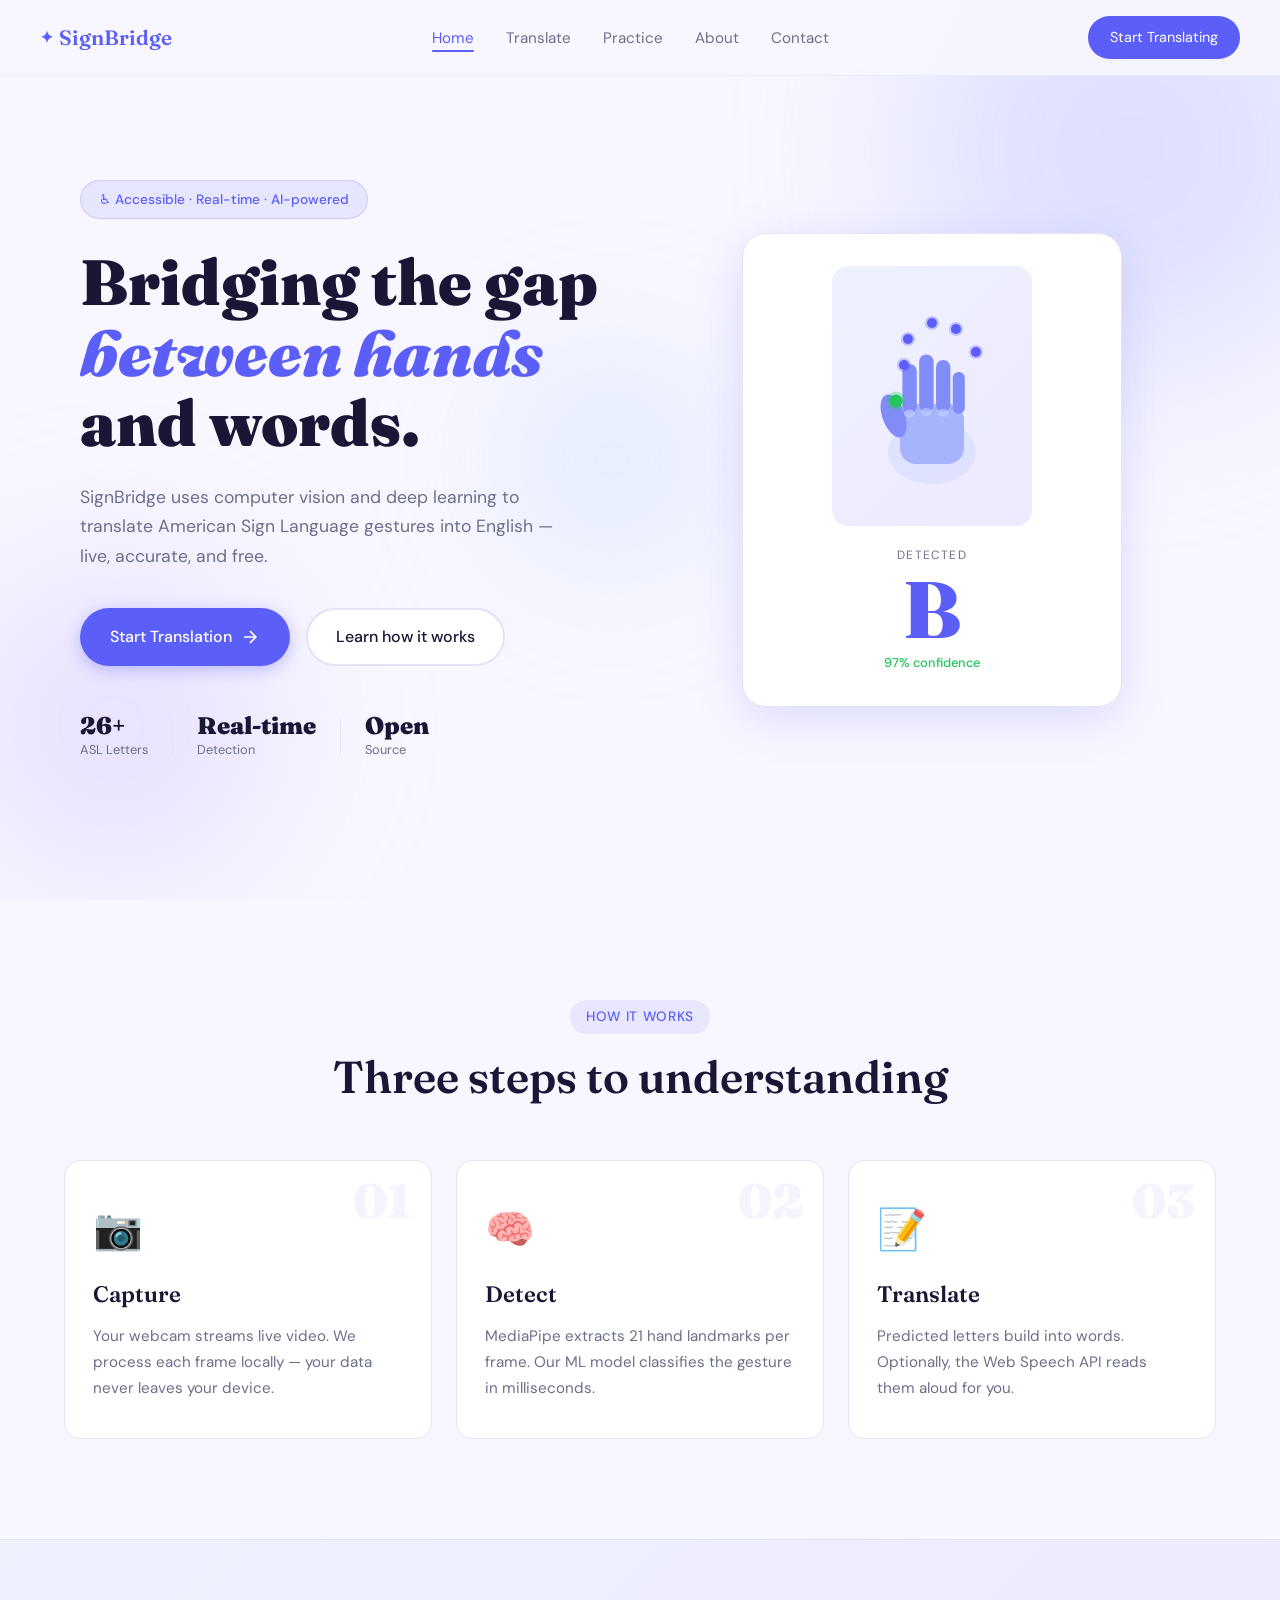
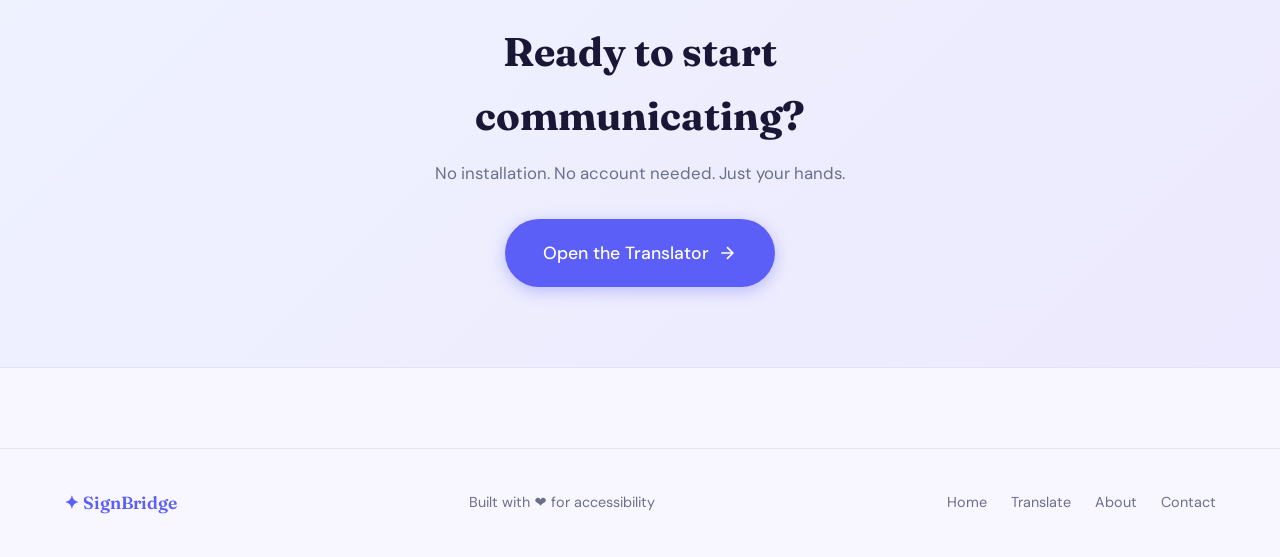
<file: frontend/index.html>
<!DOCTYPE html>
<html lang="en">
<head>
  <script>/* Prevent dark mode flash */
    (function(){var t=localStorage.getItem("sb_theme");if(!t&&window.matchMedia&&window.matchMedia("(prefers-color-scheme: dark)").matches)t="dark";if(t)document.documentElement.setAttribute("data-theme",t);})();
  </script>
  <meta charset="UTF-8" />
  <meta name="viewport" content="width=device-width, initial-scale=1.0"/>
  <title>SignBridge — Sign Language Translator</title>
  <link rel="stylesheet" href="assets/css/main.css" />
  <link rel="stylesheet" href="assets/css/home.css" />
  <link rel="preconnect" href="https://fonts.googleapis.com">
  <link href="https://fonts.googleapis.com/css2?family=Fraunces:ital,wght@0,300;0,600;0,900;1,300&family=DM+Sans:wght@300;400;500&display=swap" rel="stylesheet">
  <link rel="stylesheet" href="assets/css/darkmode.css"/>
</head>
<body>

  <!-- NAV -->
  <nav class="nav" id="nav">
    <a href="index.html" class="nav__logo">
      <span class="nav__logo-icon">✦</span> SignBridge
    </a>
    <ul class="nav__links">
      <li><a href="index.html" class="active">Home</a></li>
      <li><a href="pages/translator.html">Translate</a></li>
      <li><a href="pages/practice.html">Practice</a></li>
      <li><a href="pages/about.html">About</a></li>
      <li><a href="pages/contact.html">Contact</a></li>
    </ul>
    <button class="nav__cta" onclick="window.location='pages/translator.html'">Start Translating</button>
    <button class="nav__hamburger" id="hamburger" aria-label="Menu">
      <span></span><span></span><span></span>
    </button>
  </nav>

  <!-- HERO -->
  <section class="hero">
    <div class="hero__bg-shapes">
      <div class="shape shape--1"></div>
      <div class="shape shape--2"></div>
      <div class="shape shape--3"></div>
    </div>

    <div class="hero__content">
      <div class="hero__badge">♿ Accessible · Real-time · AI-powered</div>
      <h1 class="hero__title">
        Bridging the gap<br/>
        <em>between hands</em><br/>
        and words.
      </h1>
      <p class="hero__subtitle">
        SignBridge uses computer vision and deep learning to translate
        American Sign Language gestures into English — live, accurate, and free.
      </p>
      <div class="hero__actions">
        <a href="pages/translator.html" class="btn btn--primary">
          <span>Start Translation</span>
          <svg width="20" height="20" viewBox="0 0 24 24" fill="none" stroke="currentColor" stroke-width="2"><path d="M5 12h14M12 5l7 7-7 7"/></svg>
        </a>
        <a href="pages/about.html" class="btn btn--ghost">Learn how it works</a>
      </div>
      <div class="hero__stats">
        <div class="stat"><span class="stat__num">26+</span><span class="stat__label">ASL Letters</span></div>
        <div class="stat__divider"></div>
        <div class="stat"><span class="stat__num">Real-time</span><span class="stat__label">Detection</span></div>
        <div class="stat__divider"></div>
        <div class="stat"><span class="stat__num">Open</span><span class="stat__label">Source</span></div>
      </div>
    </div>

    <div class="hero__visual">
      <div class="hero__hand-card">
        <div class="hand-demo">
          <div class="hand-demo__frame">
            <svg class="hand-svg" viewBox="0 0 200 260" fill="none" xmlns="http://www.w3.org/2000/svg">
              <!-- Stylized hand illustration -->
              <ellipse cx="100" cy="200" rx="55" ry="40" fill="#c7d2fe" opacity="0.4"/>
              <!-- Palm -->
              <rect x="60" y="140" width="80" height="75" rx="20" fill="#a5b4fc"/>
              <!-- Thumb -->
              <ellipse cx="52" cy="155" rx="14" ry="28" rx="14" fill="#818cf8" transform="rotate(-20 52 155)"/>
              <!-- Index -->
              <rect x="63" y="90" width="18" height="62" rx="9" fill="#818cf8"/>
              <!-- Middle -->
              <rect x="84" y="78" width="18" height="72" rx="9" fill="#818cf8"/>
              <!-- Ring -->
              <rect x="105" y="85" width="18" height="65" rx="9" fill="#818cf8"/>
              <!-- Pinky -->
              <rect x="126" y="100" width="15" height="52" rx="7" fill="#818cf8"/>
              <!-- Knuckle highlights -->
              <ellipse cx="72" cy="152" rx="7" ry="5" fill="#c7d2fe" opacity="0.6"/>
              <ellipse cx="93" cy="150" rx="7" ry="5" fill="#c7d2fe" opacity="0.6"/>
              <ellipse cx="114" cy="151" rx="7" ry="5" fill="#c7d2fe" opacity="0.6"/>
            </svg>
            <div class="hand-demo__landmarks">
              <div class="lm" style="top:38%;left:36%"></div>
              <div class="lm" style="top:28%;left:38%"></div>
              <div class="lm" style="top:22%;left:50%"></div>
              <div class="lm" style="top:24%;left:62%"></div>
              <div class="lm" style="top:33%;left:72%"></div>
              <div class="lm lm--active" style="top:52%;left:32%"></div>
            </div>
          </div>
          <div class="hand-demo__output">
            <span class="output__label">Detected</span>
            <span class="output__letter" id="demoLetter">A</span>
            <span class="output__conf">96% confidence</span>
          </div>
        </div>
      </div>
    </div>
  </section>

  <!-- FEATURES -->
  <section class="features">
    <div class="container">
      <div class="section-header">
        <span class="section-tag">How it works</span>
        <h2>Three steps to understanding</h2>
      </div>
      <div class="features__grid">
        <div class="feature-card" data-step="01">
          <div class="feature-card__icon">📷</div>
          <h3>Capture</h3>
          <p>Your webcam streams live video. We process each frame locally — your data never leaves your device.</p>
        </div>
        <div class="feature-card" data-step="02">
          <div class="feature-card__icon">🧠</div>
          <h3>Detect</h3>
          <p>MediaPipe extracts 21 hand landmarks per frame. Our ML model classifies the gesture in milliseconds.</p>
        </div>
        <div class="feature-card" data-step="03">
          <div class="feature-card__icon">📝</div>
          <h3>Translate</h3>
          <p>Predicted letters build into words. Optionally, the Web Speech API reads them aloud for you.</p>
        </div>
      </div>
    </div>
  </section>

  <!-- CTA BANNER -->
  <section class="cta-banner">
    <div class="container">
      <div class="cta-banner__inner">
        <h2>Ready to start communicating?</h2>
        <p>No installation. No account needed. Just your hands.</p>
        <a href="pages/translator.html" class="btn btn--primary btn--large">
          Open the Translator
          <svg width="20" height="20" viewBox="0 0 24 24" fill="none" stroke="currentColor" stroke-width="2"><path d="M5 12h14M12 5l7 7-7 7"/></svg>
        </a>
      </div>
    </div>
  </section>

  <!-- FOOTER -->
  <footer class="footer">
    <div class="container">
      <div class="footer__inner">
        <span class="footer__logo">✦ SignBridge</span>
        <p>Built with ❤️ for accessibility</p>
        <nav class="footer__nav">
          <a href="index.html">Home</a>
          <a href="pages/translator.html">Translate</a>
          <a href="pages/about.html">About</a>
          <a href="pages/contact.html">Contact</a>
        </nav>
      </div>
    </div>
  </footer>

  <script src="assets/js/nav.js"></script>
  <script src="assets/js/home.js"></script>
</body>
</html>
</file>
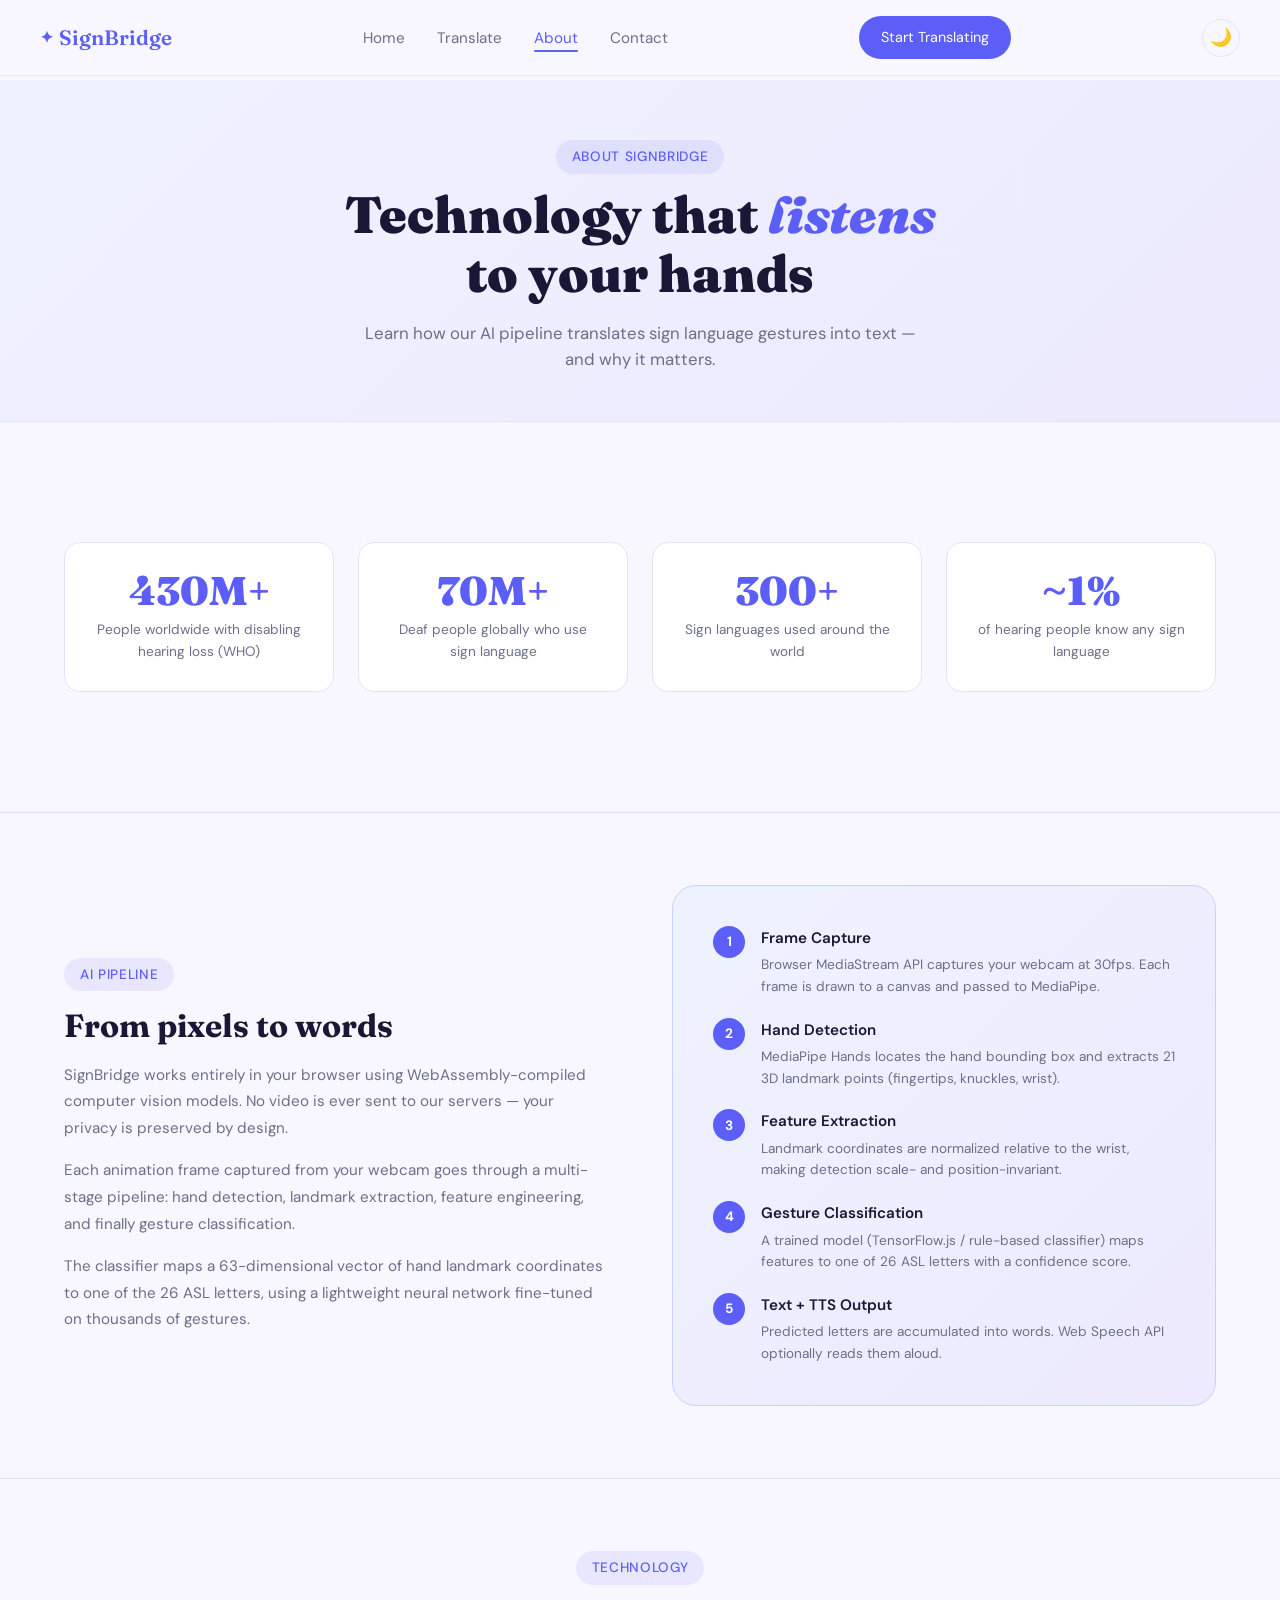
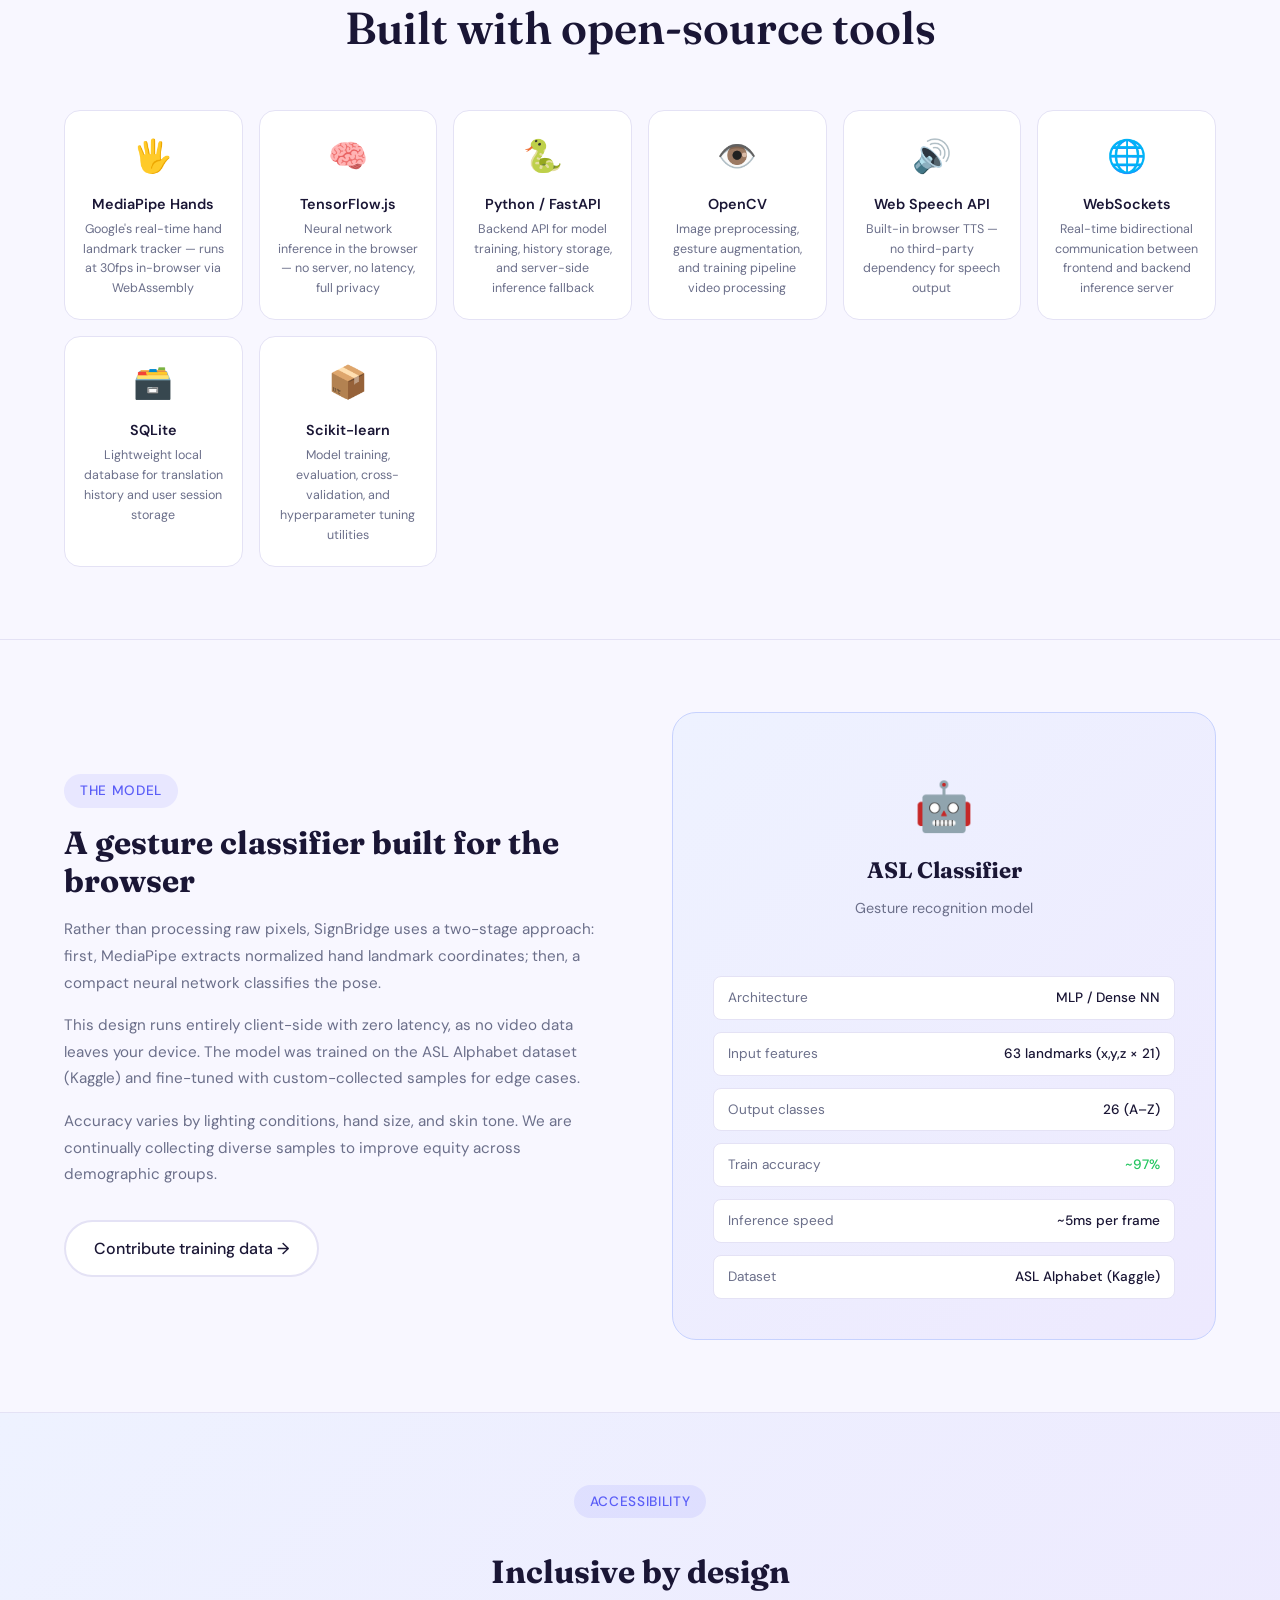
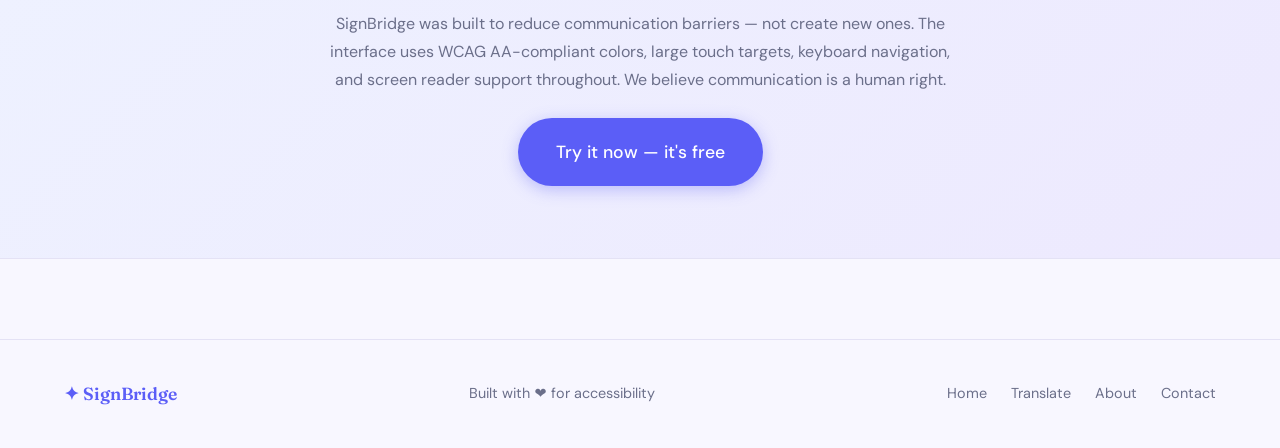
<file: frontend/pages/about.html>
<!DOCTYPE html>
<html lang="en">
<head>
  <script>/* Prevent dark mode flash */
    (function(){var t=localStorage.getItem("sb_theme");if(!t&&window.matchMedia&&window.matchMedia("(prefers-color-scheme: dark)").matches)t="dark";if(t)document.documentElement.setAttribute("data-theme",t);})();
  </script>
  <meta charset="UTF-8"/>
  <meta name="viewport" content="width=device-width, initial-scale=1.0"/>
  <title>About — SignBridge</title>
  <link rel="stylesheet" href="../assets/css/main.css"/>
  <link rel="stylesheet" href="../assets/css/pages.css"/>
  <link rel="preconnect" href="https://fonts.googleapis.com">
  <link href="https://fonts.googleapis.com/css2?family=Fraunces:ital,wght@0,300;0,600;0,900;1,300&family=DM+Sans:wght@300;400;500&display=swap" rel="stylesheet">
  <link rel="stylesheet" href="../assets/css/darkmode.css"/>
</head>
<body class="inner-page">

  <nav class="nav" id="nav">
    <a href="../index.html" class="nav__logo"><span class="nav__logo-icon">✦</span> SignBridge</a>
    <ul class="nav__links">
      <li><a href="../index.html">Home</a></li>
      <li><a href="translator.html">Translate</a></li>
      <li><a href="about.html" class="active">About</a></li>
      <li><a href="contact.html">Contact</a></li>
    </ul>
    <button class="nav__cta" onclick="window.location='translator.html'">Start Translating</button>
    <button class="nav__hamburger" id="hamburger" aria-label="Menu">
      <span></span><span></span><span></span>
    </button>
  </nav>

  <!-- HERO -->
  <div class="inner-hero">
    <div class="container">
      <span class="section-tag">About SignBridge</span>
      <h1>Technology that <em>listens</em><br/>to your hands</h1>
      <p>Learn how our AI pipeline translates sign language gestures into text — and why it matters.</p>
    </div>
  </div>

  <!-- WHY IT MATTERS -->
  <section class="content-section">
    <div class="container">
      <div class="stats-row">
        <div class="stat-card">
          <div class="stat-card__num">430M+</div>
          <p>People worldwide with disabling hearing loss (WHO)</p>
        </div>
        <div class="stat-card">
          <div class="stat-card__num">70M+</div>
          <p>Deaf people globally who use sign language</p>
        </div>
        <div class="stat-card">
          <div class="stat-card__num">300+</div>
          <p>Sign languages used around the world</p>
        </div>
        <div class="stat-card">
          <div class="stat-card__num">~1%</div>
          <p>of hearing people know any sign language</p>
        </div>
      </div>
    </div>
  </section>

  <!-- HOW IT WORKS -->
  <section class="content-section">
    <div class="container">
      <div class="two-col">
        <div class="prose">
          <span class="section-tag">AI Pipeline</span>
          <h2>From pixels to words</h2>
          <p>SignBridge works entirely in your browser using WebAssembly-compiled computer vision models. No video is ever sent to our servers — your privacy is preserved by design.</p>
          <p>Each animation frame captured from your webcam goes through a multi-stage pipeline: hand detection, landmark extraction, feature engineering, and finally gesture classification.</p>
          <p>The classifier maps a 63-dimensional vector of hand landmark coordinates to one of the 26 ASL letters, using a lightweight neural network fine-tuned on thousands of gestures.</p>
        </div>
        <div class="visual-box">
          <div class="visual-box__step">
            <div class="step-num">1</div>
            <div>
              <h4>Frame Capture</h4>
              <p>Browser MediaStream API captures your webcam at 30fps. Each frame is drawn to a canvas and passed to MediaPipe.</p>
            </div>
          </div>
          <div class="visual-box__step">
            <div class="step-num">2</div>
            <div>
              <h4>Hand Detection</h4>
              <p>MediaPipe Hands locates the hand bounding box and extracts 21 3D landmark points (fingertips, knuckles, wrist).</p>
            </div>
          </div>
          <div class="visual-box__step">
            <div class="step-num">3</div>
            <div>
              <h4>Feature Extraction</h4>
              <p>Landmark coordinates are normalized relative to the wrist, making detection scale- and position-invariant.</p>
            </div>
          </div>
          <div class="visual-box__step">
            <div class="step-num">4</div>
            <div>
              <h4>Gesture Classification</h4>
              <p>A trained model (TensorFlow.js / rule-based classifier) maps features to one of 26 ASL letters with a confidence score.</p>
            </div>
          </div>
          <div class="visual-box__step">
            <div class="step-num">5</div>
            <div>
              <h4>Text + TTS Output</h4>
              <p>Predicted letters are accumulated into words. Web Speech API optionally reads them aloud.</p>
            </div>
          </div>
        </div>
      </div>
    </div>
  </section>

  <!-- TECH STACK -->
  <section class="content-section">
    <div class="container">
      <div class="section-header">
        <span class="section-tag">Technology</span>
        <h2>Built with open-source tools</h2>
      </div>
      <div class="tech-grid">
        <div class="tech-card">
          <div class="tech-card__icon">🖐️</div>
          <h4>MediaPipe Hands</h4>
          <p>Google's real-time hand landmark tracker — runs at 30fps in-browser via WebAssembly</p>
        </div>
        <div class="tech-card">
          <div class="tech-card__icon">🧠</div>
          <h4>TensorFlow.js</h4>
          <p>Neural network inference in the browser — no server, no latency, full privacy</p>
        </div>
        <div class="tech-card">
          <div class="tech-card__icon">🐍</div>
          <h4>Python / FastAPI</h4>
          <p>Backend API for model training, history storage, and server-side inference fallback</p>
        </div>
        <div class="tech-card">
          <div class="tech-card__icon">👁️</div>
          <h4>OpenCV</h4>
          <p>Image preprocessing, gesture augmentation, and training pipeline video processing</p>
        </div>
        <div class="tech-card">
          <div class="tech-card__icon">🔊</div>
          <h4>Web Speech API</h4>
          <p>Built-in browser TTS — no third-party dependency for speech output</p>
        </div>
        <div class="tech-card">
          <div class="tech-card__icon">🌐</div>
          <h4>WebSockets</h4>
          <p>Real-time bidirectional communication between frontend and backend inference server</p>
        </div>
        <div class="tech-card">
          <div class="tech-card__icon">🗃️</div>
          <h4>SQLite</h4>
          <p>Lightweight local database for translation history and user session storage</p>
        </div>
        <div class="tech-card">
          <div class="tech-card__icon">📦</div>
          <h4>Scikit-learn</h4>
          <p>Model training, evaluation, cross-validation, and hyperparameter tuning utilities</p>
        </div>
      </div>
    </div>
  </section>

  <!-- MODEL INFO -->
  <section class="content-section">
    <div class="container">
      <div class="two-col two-col--reverse">
        <div class="visual-box">
          <div style="text-align:center;padding:16px 0;">
            <div style="font-size:3rem;margin-bottom:8px;">🤖</div>
            <h3 style="font-family:var(--font-display);font-size:1.4rem;font-weight:700;margin-bottom:8px;">ASL Classifier</h3>
            <p style="color:var(--col-muted);font-size:.9rem;margin-bottom:20px;">Gesture recognition model</p>
          </div>
          <div style="display:grid;gap:12px;">
            <div style="display:flex;justify-content:space-between;padding:10px 14px;background:var(--col-surface);border-radius:var(--radius-sm);border:1px solid var(--col-border);">
              <span style="color:var(--col-muted);font-size:.85rem;">Architecture</span>
              <span style="font-weight:500;font-size:.85rem;">MLP / Dense NN</span>
            </div>
            <div style="display:flex;justify-content:space-between;padding:10px 14px;background:var(--col-surface);border-radius:var(--radius-sm);border:1px solid var(--col-border);">
              <span style="color:var(--col-muted);font-size:.85rem;">Input features</span>
              <span style="font-weight:500;font-size:.85rem;">63 landmarks (x,y,z × 21)</span>
            </div>
            <div style="display:flex;justify-content:space-between;padding:10px 14px;background:var(--col-surface);border-radius:var(--radius-sm);border:1px solid var(--col-border);">
              <span style="color:var(--col-muted);font-size:.85rem;">Output classes</span>
              <span style="font-weight:500;font-size:.85rem;">26 (A–Z)</span>
            </div>
            <div style="display:flex;justify-content:space-between;padding:10px 14px;background:var(--col-surface);border-radius:var(--radius-sm);border:1px solid var(--col-border);">
              <span style="color:var(--col-muted);font-size:.85rem;">Train accuracy</span>
              <span style="font-weight:500;font-size:.85rem;color:var(--col-success);">~97%</span>
            </div>
            <div style="display:flex;justify-content:space-between;padding:10px 14px;background:var(--col-surface);border-radius:var(--radius-sm);border:1px solid var(--col-border);">
              <span style="color:var(--col-muted);font-size:.85rem;">Inference speed</span>
              <span style="font-weight:500;font-size:.85rem;">~5ms per frame</span>
            </div>
            <div style="display:flex;justify-content:space-between;padding:10px 14px;background:var(--col-surface);border-radius:var(--radius-sm);border:1px solid var(--col-border);">
              <span style="color:var(--col-muted);font-size:.85rem;">Dataset</span>
              <span style="font-weight:500;font-size:.85rem;">ASL Alphabet (Kaggle)</span>
            </div>
          </div>
        </div>
        <div class="prose">
          <span class="section-tag">The Model</span>
          <h2>A gesture classifier built for the browser</h2>
          <p>Rather than processing raw pixels, SignBridge uses a two-stage approach: first, MediaPipe extracts normalized hand landmark coordinates; then, a compact neural network classifies the pose.</p>
          <p>This design runs entirely client-side with zero latency, as no video data leaves your device. The model was trained on the ASL Alphabet dataset (Kaggle) and fine-tuned with custom-collected samples for edge cases.</p>
          <p>Accuracy varies by lighting conditions, hand size, and skin tone. We are continually collecting diverse samples to improve equity across demographic groups.</p>
          <a href="contact.html" class="btn btn--ghost" style="margin-top:16px;">Contribute training data →</a>
        </div>
      </div>
    </div>
  </section>

  <!-- ACCESSIBILITY -->
  <section class="content-section" style="background:linear-gradient(135deg,#eef2ff,#ede9fe);border-top:1px solid var(--col-border);border-bottom:1px solid var(--col-border);">
    <div class="container" style="text-align:center;max-width:680px;">
      <span class="section-tag">Accessibility</span>
      <h2 style="font-family:var(--font-display);font-size:2rem;font-weight:700;margin:12px 0;">Inclusive by design</h2>
      <p style="color:var(--col-muted);line-height:1.75;margin-bottom:24px;">
        SignBridge was built to reduce communication barriers — not create new ones.
        The interface uses WCAG AA-compliant colors, large touch targets, keyboard navigation,
        and screen reader support throughout. We believe communication is a human right.
      </p>
      <a href="translator.html" class="btn btn--primary btn--large">Try it now — it's free</a>
    </div>
  </section>

  <footer class="footer">
    <div class="container">
      <div class="footer__inner">
        <span class="footer__logo">✦ SignBridge</span>
        <p>Built with ❤️ for accessibility</p>
        <nav class="footer__nav">
          <a href="../index.html">Home</a>
          <a href="translator.html">Translate</a>
          <a href="about.html">About</a>
          <a href="contact.html">Contact</a>
        </nav>
      </div>
    </div>
  </footer>

  <script src="../assets/js/nav.js"></script>
  <script src="../assets/js/darkmode.js"></script>
</body>
</html>
</file>
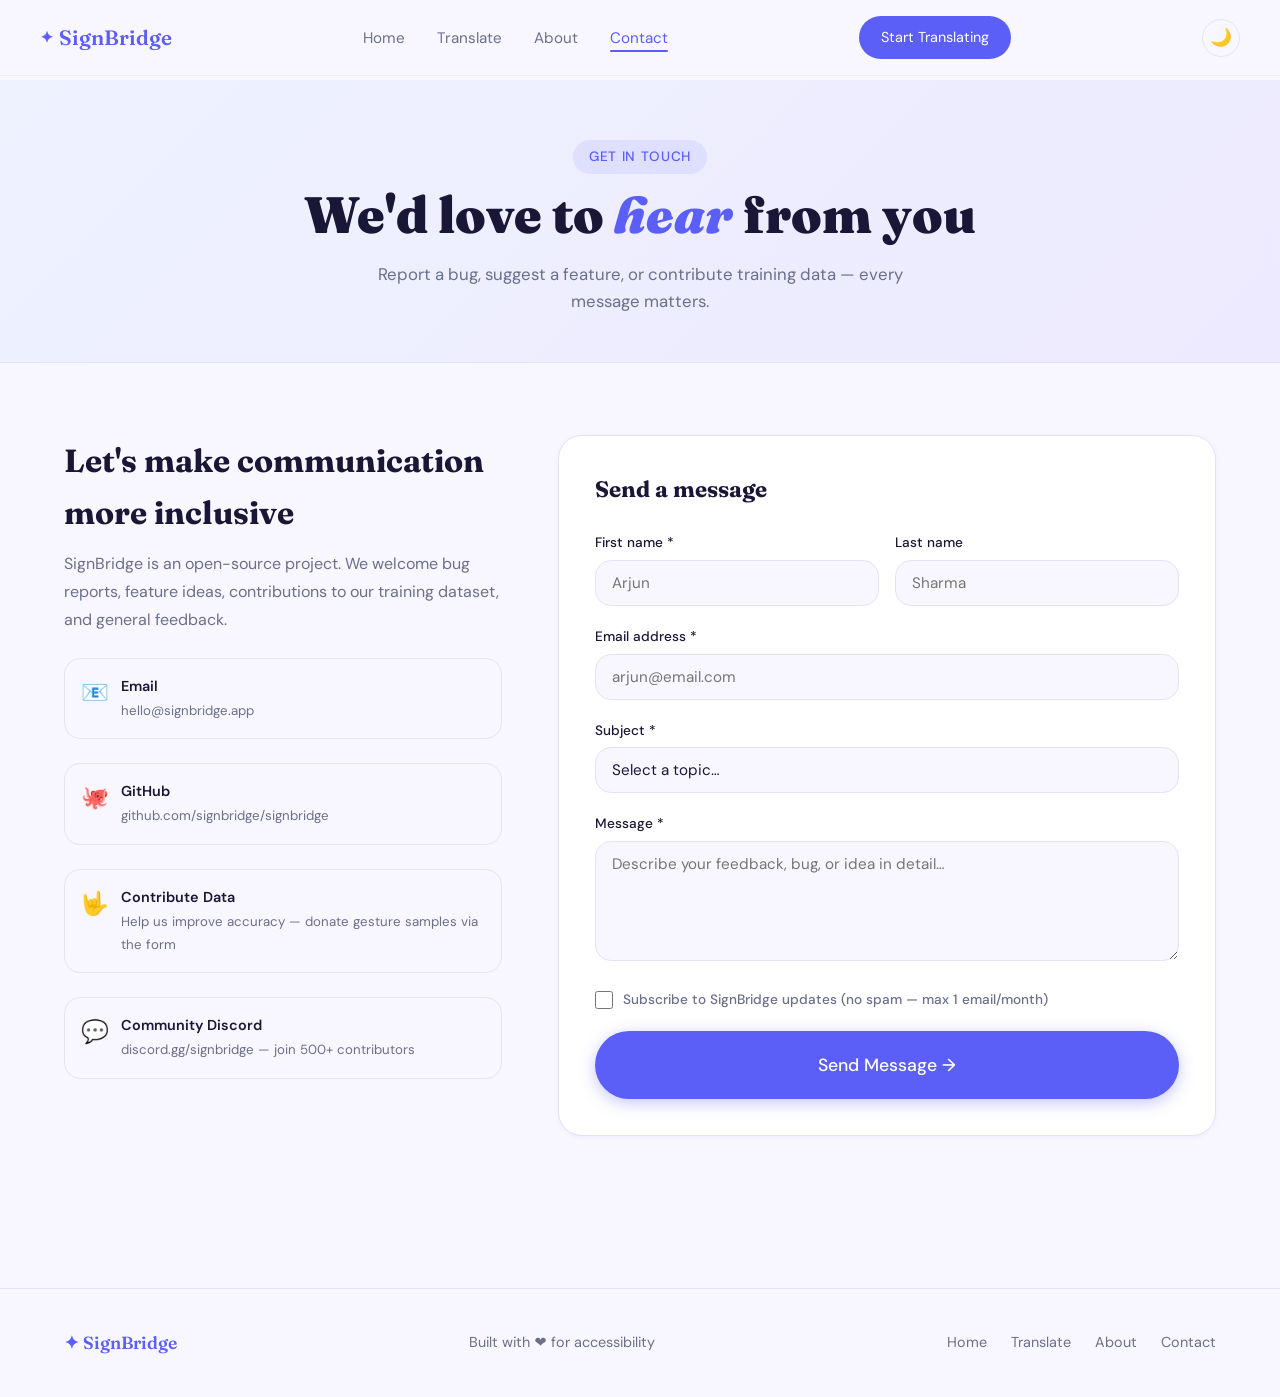
<file: frontend/pages/contact.html>
<!DOCTYPE html>
<html lang="en">
<head>
  <script>/* Prevent dark mode flash */
    (function(){var t=localStorage.getItem("sb_theme");if(!t&&window.matchMedia&&window.matchMedia("(prefers-color-scheme: dark)").matches)t="dark";if(t)document.documentElement.setAttribute("data-theme",t);})();
  </script>
  <meta charset="UTF-8"/>
  <meta name="viewport" content="width=device-width, initial-scale=1.0"/>
  <title>Contact — SignBridge</title>
  <link rel="stylesheet" href="../assets/css/main.css"/>
  <link rel="stylesheet" href="../assets/css/pages.css"/>
  <link rel="preconnect" href="https://fonts.googleapis.com">
  <link href="https://fonts.googleapis.com/css2?family=Fraunces:ital,wght@0,300;0,600;0,900;1,300&family=DM+Sans:wght@300;400;500&display=swap" rel="stylesheet">
  <link rel="stylesheet" href="../assets/css/darkmode.css"/>
</head>
<body class="inner-page">

  <nav class="nav" id="nav">
    <a href="../index.html" class="nav__logo"><span class="nav__logo-icon">✦</span> SignBridge</a>
    <ul class="nav__links">
      <li><a href="../index.html">Home</a></li>
      <li><a href="translator.html">Translate</a></li>
      <li><a href="about.html">About</a></li>
      <li><a href="contact.html" class="active">Contact</a></li>
    </ul>
    <button class="nav__cta" onclick="window.location='translator.html'">Start Translating</button>
    <button class="nav__hamburger" id="hamburger" aria-label="Menu">
      <span></span><span></span><span></span>
    </button>
  </nav>

  <div class="inner-hero">
    <div class="container">
      <span class="section-tag">Get in Touch</span>
      <h1>We'd love to <em>hear</em> from you</h1>
      <p>Report a bug, suggest a feature, or contribute training data — every message matters.</p>
    </div>
  </div>

  <section class="content-section">
    <div class="container">
      <div class="contact-layout">

        <div class="contact-info">
          <div>
            <h2>Let's make communication more inclusive</h2>
            <p style="color:var(--col-muted);line-height:1.75;margin-top:12px;">
              SignBridge is an open-source project. We welcome bug reports, feature ideas,
              contributions to our training dataset, and general feedback.
            </p>
          </div>
          <div class="contact-detail">
            <div class="contact-detail__icon">📧</div>
            <div>
              <h4>Email</h4>
              <p>hello@signbridge.app</p>
            </div>
          </div>
          <div class="contact-detail">
            <div class="contact-detail__icon">🐙</div>
            <div>
              <h4>GitHub</h4>
              <p>github.com/signbridge/signbridge</p>
            </div>
          </div>
          <div class="contact-detail">
            <div class="contact-detail__icon">🤟</div>
            <div>
              <h4>Contribute Data</h4>
              <p>Help us improve accuracy — donate gesture samples via the form</p>
            </div>
          </div>
          <div class="contact-detail">
            <div class="contact-detail__icon">💬</div>
            <div>
              <h4>Community Discord</h4>
              <p>discord.gg/signbridge — join 500+ contributors</p>
            </div>
          </div>
        </div>

        <div class="form-card">
          <h3 style="font-family:var(--font-display);font-size:1.4rem;font-weight:700;margin-bottom:24px;">Send a message</h3>

          <div id="formSuccess" class="form-success">
            <h3>✅ Message sent!</h3>
            <p>Thanks for reaching out. We'll get back to you within 48 hours.</p>
          </div>

          <div id="feedbackForm">
            <div class="form-row">
              <div class="form-group">
                <label for="fname">First name *</label>
                <input type="text" id="fname" name="fname" placeholder="Arjun" required/>
              </div>
              <div class="form-group">
                <label for="lname">Last name</label>
                <input type="text" id="lname" name="lname" placeholder="Sharma"/>
              </div>
            </div>
            <div class="form-group">
              <label for="email">Email address *</label>
              <input type="email" id="email" name="email" placeholder="arjun@email.com" required/>
            </div>
            <div class="form-group">
              <label for="subject">Subject *</label>
              <select id="subject" name="subject" required>
                <option value="" disabled selected>Select a topic…</option>
                <option value="bug">🐛 Bug report</option>
                <option value="feature">💡 Feature request</option>
                <option value="data">🤟 Contribute training data</option>
                <option value="accuracy">📊 Accuracy issue</option>
                <option value="accessibility">♿ Accessibility feedback</option>
                <option value="other">💬 General feedback</option>
              </select>
            </div>
            <div class="form-group">
              <label for="message">Message *</label>
              <textarea id="message" name="message" placeholder="Describe your feedback, bug, or idea in detail…" required></textarea>
            </div>
            <div class="form-group" style="display:flex;align-items:center;gap:10px;">
              <input type="checkbox" id="subscribe" name="subscribe"
                style="width:18px;height:18px;accent-color:var(--col-primary);flex-shrink:0;">
              <label for="subscribe" style="margin-bottom:0;font-size:.85rem;color:var(--col-muted);cursor:pointer;">
                Subscribe to SignBridge updates (no spam — max 1 email/month)
              </label>
            </div>
            <div class="form-submit">
              <button class="btn btn--primary btn--large" id="btnSubmit" type="button">
                Send Message →
              </button>
            </div>
          </div>
        </div>

      </div>
    </div>
  </section>

  <footer class="footer">
    <div class="container">
      <div class="footer__inner">
        <span class="footer__logo">✦ SignBridge</span>
        <p>Built with ❤️ for accessibility</p>
        <nav class="footer__nav">
          <a href="../index.html">Home</a>
          <a href="translator.html">Translate</a>
          <a href="about.html">About</a>
          <a href="contact.html">Contact</a>
        </nav>
      </div>
    </div>
  </footer>

  <script src="../assets/js/nav.js"></script>
  <script src="../assets/js/darkmode.js"></script>
  <script>
    document.getElementById('btnSubmit').addEventListener('click', function() {
      const fname = document.getElementById('fname').value.trim();
      const email = document.getElementById('email').value.trim();
      const subject = document.getElementById('subject').value;
      const message = document.getElementById('message').value.trim();
      if (!fname || !email || !subject || !message) {
        alert('Please fill in all required fields.');
        return;
      }
      // Simulate submission
      document.getElementById('feedbackForm').style.display = 'none';
      document.getElementById('formSuccess').classList.add('visible');
    });
  </script>
</body>
</html>
</file>
<file: frontend/assets/css/main.css>
/* ==============================
   SIGNBRIDGE — DESIGN SYSTEM
   main.css
============================== */

:root {
  --col-bg:        #f8f7ff;
  --col-surface:   #ffffff;
  --col-primary:   #5b5ef7;
  --col-primary-d: #4040d9;
  --col-accent:    #a78bfa;
  --col-ink:       #1a1635;
  --col-muted:     #6b6f8a;
  --col-border:    #e4e2f5;
  --col-success:   #22c55e;
  --col-warn:      #f59e0b;

  --font-display: 'Fraunces', Georgia, serif;
  --font-body:    'DM Sans', system-ui, sans-serif;

  --radius-sm:  8px;
  --radius-md:  16px;
  --radius-lg:  24px;
  --radius-xl:  40px;

  --shadow-sm:  0 1px 4px rgba(91,94,247,.08);
  --shadow-md:  0 4px 20px rgba(91,94,247,.12);
  --shadow-lg:  0 12px 48px rgba(91,94,247,.18);

  --transition: 0.25s cubic-bezier(0.4,0,0.2,1);
}

/* RESET */
*, *::before, *::after { box-sizing: border-box; margin: 0; padding: 0; }
html { scroll-behavior: smooth; font-size: 16px; }
body {
  font-family: var(--font-body);
  background: var(--col-bg);
  color: var(--col-ink);
  line-height: 1.6;
  overflow-x: hidden;
}
img, svg { display: block; max-width: 100%; }
a { color: inherit; text-decoration: none; }
button { cursor: pointer; border: none; background: none; font: inherit; }

/* CONTAINER */
.container { max-width: 1200px; margin: 0 auto; padding: 0 24px; }

/* BUTTONS */
.btn {
  display: inline-flex; align-items: center; gap: 8px;
  padding: 14px 28px; border-radius: var(--radius-xl);
  font-family: var(--font-body); font-weight: 500; font-size: 1rem;
  transition: all var(--transition); cursor: pointer; border: 2px solid transparent;
  white-space: nowrap;
}
.btn--primary {
  background: var(--col-primary); color: #fff;
  box-shadow: 0 4px 16px rgba(91,94,247,.35);
}
.btn--primary:hover {
  background: var(--col-primary-d);
  transform: translateY(-2px);
  box-shadow: 0 8px 24px rgba(91,94,247,.45);
}
.btn--ghost {
  border-color: var(--col-border); color: var(--col-ink);
  background: var(--col-surface);
}
.btn--ghost:hover {
  border-color: var(--col-primary); color: var(--col-primary);
  transform: translateY(-2px);
}
.btn--large { padding: 18px 36px; font-size: 1.1rem; }
.btn--danger { background: #ef4444; color: #fff; }
.btn--danger:hover { background: #dc2626; transform: translateY(-2px); }
.btn--success { background: var(--col-success); color: #fff; }

/* NAV */
.nav {
  position: fixed; top: 0; left: 0; right: 0; z-index: 1000;
  display: flex; align-items: center; justify-content: space-between;
  padding: 16px 40px;
  background: rgba(248,247,255,.85);
  backdrop-filter: blur(16px);
  border-bottom: 1px solid rgba(228,226,245,.6);
  transition: box-shadow var(--transition);
}
.nav.scrolled { box-shadow: var(--shadow-md); }
.nav__logo {
  font-family: var(--font-display); font-weight: 600; font-size: 1.3rem;
  color: var(--col-primary); display: flex; align-items: center; gap: 6px;
}
.nav__logo-icon { font-size: 1rem; animation: spin 8s linear infinite; }
@keyframes spin { to { transform: rotate(360deg); } }
.nav__links {
  display: flex; list-style: none; gap: 32px;
}
.nav__links a {
  font-size: .95rem; color: var(--col-muted); font-weight: 400;
  transition: color var(--transition); position: relative;
}
.nav__links a::after {
  content: ''; position: absolute; left: 0; bottom: -4px;
  width: 0; height: 2px; background: var(--col-primary);
  border-radius: 2px; transition: width var(--transition);
}
.nav__links a:hover, .nav__links a.active { color: var(--col-primary); }
.nav__links a:hover::after, .nav__links a.active::after { width: 100%; }
.nav__cta { padding: 10px 22px; border-radius: var(--radius-xl); background: var(--col-primary); color: #fff; font-size: .9rem; transition: all var(--transition); }
.nav__cta:hover { background: var(--col-primary-d); transform: translateY(-1px); }
.nav__hamburger { display: none; flex-direction: column; gap: 5px; padding: 4px; }
.nav__hamburger span { display: block; width: 24px; height: 2px; background: var(--col-ink); border-radius: 2px; transition: all var(--transition); }

/* SECTION HEADER */
.section-header { text-align: center; margin-bottom: 56px; }
.section-tag {
  display: inline-block; padding: 6px 16px; border-radius: 100px;
  background: rgba(91,94,247,.1); color: var(--col-primary);
  font-size: .85rem; font-weight: 500; letter-spacing: .05em;
  text-transform: uppercase; margin-bottom: 16px;
}
.section-header h2 {
  font-family: var(--font-display); font-size: clamp(1.8rem, 4vw, 2.8rem);
  font-weight: 600; line-height: 1.2; color: var(--col-ink);
}

/* FOOTER */
.footer {
  padding: 40px 0; border-top: 1px solid var(--col-border);
  margin-top: 80px;
}
.footer__inner {
  display: flex; align-items: center; justify-content: space-between;
  flex-wrap: wrap; gap: 16px;
}
.footer__logo {
  font-family: var(--font-display); font-weight: 600;
  color: var(--col-primary); font-size: 1.1rem;
}
.footer p { color: var(--col-muted); font-size: .9rem; }
.footer__nav { display: flex; gap: 24px; }
.footer__nav a { color: var(--col-muted); font-size: .9rem; transition: color var(--transition); }
.footer__nav a:hover { color: var(--col-primary); }

/* MOBILE NAV */
@media (max-width: 768px) {
  .nav { padding: 14px 20px; }
  .nav__links { display: none; }
  .nav__cta { display: none; }
  .nav__hamburger { display: flex; }
  .nav.open .nav__links {
    display: flex; flex-direction: column;
    position: fixed; top: 64px; left: 0; right: 0;
    background: var(--col-surface); padding: 24px;
    border-bottom: 1px solid var(--col-border);
    gap: 20px; box-shadow: var(--shadow-md);
  }
  .footer__inner { flex-direction: column; text-align: center; }
}

/* UTILITY */
.sr-only { position: absolute; width: 1px; height: 1px; overflow: hidden; clip: rect(0,0,0,0); white-space: nowrap; }
</file>
<file: frontend/assets/css/home.css>
/* ==============================
   HOME PAGE STYLES
   home.css
============================== */

/* HERO */
.hero {
  min-height: 100vh;
  display: grid;
  grid-template-columns: 1fr 1fr;
  align-items: center;
  padding: 120px 80px 80px;
  position: relative;
  overflow: hidden;
  gap: 48px;
}

.hero__bg-shapes {
  position: absolute; inset: 0; pointer-events: none; z-index: 0;
}
.shape {
  position: absolute; border-radius: 50%;
  filter: blur(80px); opacity: .25;
}
.shape--1 {
  width: 500px; height: 500px;
  background: radial-gradient(circle, #818cf8, #c7d2fe);
  top: -100px; right: -100px;
  animation: float1 8s ease-in-out infinite;
}
.shape--2 {
  width: 350px; height: 350px;
  background: radial-gradient(circle, #a78bfa, #ddd6fe);
  bottom: 0; left: -60px;
  animation: float2 10s ease-in-out infinite;
}
.shape--3 {
  width: 200px; height: 200px;
  background: radial-gradient(circle, #60a5fa, #bfdbfe);
  top: 40%; left: 40%;
  animation: float1 12s ease-in-out infinite reverse;
}
@keyframes float1 {
  0%,100% { transform: translateY(0) scale(1); }
  50% { transform: translateY(-30px) scale(1.05); }
}
@keyframes float2 {
  0%,100% { transform: translateY(0) rotate(0deg); }
  50% { transform: translateY(-20px) rotate(5deg); }
}

.hero__content { position: relative; z-index: 1; }
.hero__badge {
  display: inline-flex; align-items: center; gap: 8px;
  padding: 8px 18px; border-radius: 100px;
  background: rgba(91,94,247,.1); border: 1px solid rgba(91,94,247,.2);
  color: var(--col-primary); font-size: .85rem; font-weight: 500;
  margin-bottom: 28px;
  animation: fadeUp .8s ease both;
}
.hero__title {
  font-family: var(--font-display);
  font-size: clamp(2.4rem, 5vw, 4rem);
  font-weight: 900; line-height: 1.1;
  color: var(--col-ink); margin-bottom: 24px;
  animation: fadeUp .8s .1s ease both;
}
.hero__title em {
  font-style: italic; color: var(--col-primary);
}
.hero__subtitle {
  font-size: 1.1rem; color: var(--col-muted);
  max-width: 480px; margin-bottom: 36px; line-height: 1.7;
  animation: fadeUp .8s .2s ease both;
}
.hero__actions {
  display: flex; align-items: center; gap: 16px;
  flex-wrap: wrap; margin-bottom: 48px;
  animation: fadeUp .8s .3s ease both;
}
.hero__stats {
  display: flex; align-items: center; gap: 24px;
  animation: fadeUp .8s .4s ease both;
}
.stat { display: flex; flex-direction: column; }
.stat__num {
  font-family: var(--font-display); font-size: 1.5rem; font-weight: 900;
  color: var(--col-ink); line-height: 1;
}
.stat__label { font-size: .8rem; color: var(--col-muted); margin-top: 2px; }
.stat__divider { width: 1px; height: 36px; background: var(--col-border); }

@keyframes fadeUp {
  from { opacity: 0; transform: translateY(20px); }
  to   { opacity: 1; transform: translateY(0); }
}

/* HERO VISUAL */
.hero__visual {
  position: relative; z-index: 1;
  display: flex; align-items: center; justify-content: center;
  animation: fadeUp .8s .2s ease both;
}
.hero__hand-card {
  background: var(--col-surface);
  border-radius: var(--radius-lg);
  box-shadow: var(--shadow-lg);
  padding: 32px; width: 100%; max-width: 380px;
  border: 1px solid var(--col-border);
}
.hand-demo {
  display: flex; flex-direction: column; align-items: center; gap: 20px;
}
.hand-demo__frame {
  width: 200px; height: 260px; position: relative;
  background: linear-gradient(135deg, #eef2ff, #ede9fe);
  border-radius: var(--radius-md); overflow: visible;
  display: flex; align-items: center; justify-content: center;
}
.hand-svg { width: 160px; height: 220px; }
.hand-demo__landmarks { position: absolute; inset: 0; }
.lm {
  position: absolute; width: 10px; height: 10px;
  border-radius: 50%; background: var(--col-primary);
  transform: translate(-50%, -50%);
  box-shadow: 0 0 0 2px rgba(91,94,247,.3);
  animation: pulse-lm 2s ease-in-out infinite;
}
.lm--active {
  background: var(--col-success);
  box-shadow: 0 0 0 3px rgba(34,197,94,.3);
  width: 13px; height: 13px;
}
@keyframes pulse-lm {
  0%,100% { transform: translate(-50%,-50%) scale(1); opacity: 1; }
  50% { transform: translate(-50%,-50%) scale(1.3); opacity: .7; }
}
.hand-demo__output {
  display: flex; flex-direction: column; align-items: center; gap: 4px;
}
.output__label { font-size: .75rem; color: var(--col-muted); text-transform: uppercase; letter-spacing: .1em; }
.output__letter {
  font-family: var(--font-display); font-size: 5rem; font-weight: 900;
  color: var(--col-primary); line-height: 1;
  transition: all .3s ease;
}
.output__conf { font-size: .8rem; color: var(--col-success); font-weight: 500; }

/* FEATURES */
.features { padding: 100px 0; }
.features__grid {
  display: grid; grid-template-columns: repeat(3, 1fr); gap: 24px;
}
.feature-card {
  background: var(--col-surface); border-radius: var(--radius-md);
  padding: 36px 28px; border: 1px solid var(--col-border);
  position: relative; overflow: hidden;
  transition: all var(--transition);
}
.feature-card::before {
  content: attr(data-step);
  position: absolute; top: 16px; right: 20px;
  font-family: var(--font-display); font-size: 3rem; font-weight: 900;
  color: rgba(91,94,247,.07); line-height: 1;
}
.feature-card:hover {
  transform: translateY(-4px);
  box-shadow: var(--shadow-md);
  border-color: var(--col-accent);
}
.feature-card__icon {
  font-size: 2.5rem; margin-bottom: 16px;
}
.feature-card h3 {
  font-family: var(--font-display); font-size: 1.4rem; font-weight: 600;
  margin-bottom: 12px; color: var(--col-ink);
}
.feature-card p { color: var(--col-muted); line-height: 1.7; font-size: .95rem; }

/* CTA BANNER */
.cta-banner {
  padding: 80px 0;
  background: linear-gradient(135deg, #eef2ff 0%, #ede9fe 100%);
  border-top: 1px solid var(--col-border);
  border-bottom: 1px solid var(--col-border);
}
.cta-banner__inner {
  text-align: center; max-width: 560px; margin: 0 auto;
}
.cta-banner__inner h2 {
  font-family: var(--font-display); font-size: clamp(1.8rem, 4vw, 2.5rem);
  font-weight: 700; margin-bottom: 12px;
}
.cta-banner__inner p { color: var(--col-muted); margin-bottom: 32px; font-size: 1.05rem; }

/* RESPONSIVE */
@media (max-width: 1024px) {
  .hero { grid-template-columns: 1fr; padding: 100px 40px 60px; text-align: center; }
  .hero__subtitle { margin: 0 auto 36px; }
  .hero__actions { justify-content: center; }
  .hero__stats { justify-content: center; }
  .hero__visual { margin-top: 20px; }
}
@media (max-width: 768px) {
  .hero { padding: 90px 20px 48px; }
  .features__grid { grid-template-columns: 1fr; }
}
</file>
<file: frontend/assets/css/darkmode.css>
/* ==============================
   SIGNBRIDGE — DARK MODE
   darkmode.css
   Applied via: html[data-theme="dark"]
============================== */

html[data-theme="dark"] {

  /* ── CORE PALETTE ─────────────────────────────── */
  --col-bg:        #0f0e1a;
  --col-surface:   #1a1828;
  --col-primary:   #818cf8;
  --col-primary-d: #6366f1;
  --col-accent:    #c4b5fd;
  --col-ink:       #e8e6f8;
  --col-muted:     #8b87b0;
  --col-border:    #2d2a45;
  --col-success:   #34d399;
  --col-warn:      #fbbf24;

  --shadow-sm:  0 1px 4px rgba(0,0,0,.4);
  --shadow-md:  0 4px 20px rgba(0,0,0,.5);
  --shadow-lg:  0 12px 48px rgba(0,0,0,.6);
}

/* ── NAV ──────────────────────────────────────────── */
html[data-theme="dark"] .nav {
  background: rgba(15,14,26,.88);
  border-bottom-color: rgba(45,42,69,.8);
}

/* ── BODY / SCROLLBAR ─────────────────────────────── */
html[data-theme="dark"] body { color-scheme: dark; }
html[data-theme="dark"] ::-webkit-scrollbar { width: 6px; }
html[data-theme="dark"] ::-webkit-scrollbar-track { background: var(--col-bg); }
html[data-theme="dark"] ::-webkit-scrollbar-thumb { background: var(--col-border); border-radius: 3px; }

/* ── BUTTONS ──────────────────────────────────────── */
html[data-theme="dark"] .btn--ghost {
  background: #1f1d30;
  border-color: var(--col-border);
  color: var(--col-ink);
}
html[data-theme="dark"] .btn--ghost:hover {
  border-color: var(--col-primary);
  color: var(--col-primary);
  background: rgba(129,140,248,.08);
}

/* ── PANELS ───────────────────────────────────────── */
html[data-theme="dark"] .panel { background: var(--col-surface); border-color: var(--col-border); }
html[data-theme="dark"] .panel__header { border-bottom-color: var(--col-border); }

/* ── FORM INPUTS ──────────────────────────────────── */
html[data-theme="dark"] input,
html[data-theme="dark"] select,
html[data-theme="dark"] textarea {
  background: #13111f !important;
  border-color: var(--col-border) !important;
  color: var(--col-ink) !important;
}
html[data-theme="dark"] input::placeholder,
html[data-theme="dark"] textarea::placeholder { color: var(--col-muted) !important; }
html[data-theme="dark"] input:focus,
html[data-theme="dark"] select:focus,
html[data-theme="dark"] textarea:focus {
  border-color: var(--col-primary) !important;
  box-shadow: 0 0 0 3px rgba(129,140,248,.15) !important;
}

/* ── HOME PAGE ────────────────────────────────────── */
html[data-theme="dark"] .shape--1 { background: radial-gradient(circle,#4f52c4,#312e6e); opacity:.2; }
html[data-theme="dark"] .shape--2 { background: radial-gradient(circle,#5b4a8a,#3a2e5c); opacity:.2; }
html[data-theme="dark"] .shape--3 { background: radial-gradient(circle,#2563a8,#1e3a5f); opacity:.2; }

html[data-theme="dark"] .hero__hand-card { background: #1a1828; border-color: var(--col-border); }
html[data-theme="dark"] .hand-demo__frame { background: linear-gradient(135deg,#1e1c30,#261e3a); }

html[data-theme="dark"] .feature-card { background: #1a1828; border-color: var(--col-border); }
html[data-theme="dark"] .feature-card:hover { border-color: var(--col-accent); box-shadow: var(--shadow-md); }

html[data-theme="dark"] .cta-banner { background: linear-gradient(135deg,#1a1828 0%,#1e1a30 100%); }

/* ── HERO BADGE ───────────────────────────────────── */
html[data-theme="dark"] .hero__badge {
  background: rgba(129,140,248,.12);
  border-color: rgba(129,140,248,.25);
}

/* ── PAGE HEADER ──────────────────────────────────── */
html[data-theme="dark"] .page-header { background: var(--col-surface); border-bottom-color: var(--col-border); }

/* ── STATUS BADGES ────────────────────────────────── */
html[data-theme="dark"] .status-badge--idle   { background:#2d2010; color:#fbbf24; border-color:#44340a; }
html[data-theme="dark"] .status-badge--active { background:#0d2818; color:#34d399; border-color:#134d2e; }
html[data-theme="dark"] .status-badge--error  { background:#2d1010; color:#f87171; border-color:#4d1a1a; }

/* ── MODE / EXERCISE BAR ──────────────────────────── */
html[data-theme="dark"] .mode-bar,
html[data-theme="dark"] .exercise-bar { background: var(--col-surface); border-bottom-color: var(--col-border); }

html[data-theme="dark"] .mode-tab,
html[data-theme="dark"] .exercise-tab {
  background: #13111f; border-color: var(--col-border); color: var(--col-muted);
}
html[data-theme="dark"] .mode-tab:hover,
html[data-theme="dark"] .exercise-tab:hover { border-color: var(--col-accent); color: var(--col-primary); background: rgba(129,140,248,.08); }
html[data-theme="dark"] .mode-tab.active,
html[data-theme="dark"] .exercise-tab.active { background: var(--col-primary); color: #0f0e1a; border-color: var(--col-primary); }

html[data-theme="dark"] kbd { background: #13111f; border-color: var(--col-border); color: var(--col-muted); }

/* ── VIDEO CONTAINER ──────────────────────────────── */
html[data-theme="dark"] .video-container { background: #050408; }
html[data-theme="dark"] .video-placeholder { color: rgba(255,255,255,.35); }

/* ── DETECTION STATS ──────────────────────────────── */
html[data-theme="dark"] .detection-stat { background: #13111f; border-color: var(--col-border); }
html[data-theme="dark"] .live-detection { background: #13111f; border-color: var(--col-border); }
html[data-theme="dark"] .confidence-bar { background: #2d2a45; }

/* ── TEXT OUTPUT ──────────────────────────────────── */
html[data-theme="dark"] .text-output { background: #13111f; border-color: var(--col-border); color: var(--col-ink); }

/* ── HISTORY / LOG ────────────────────────────────── */
html[data-theme="dark"] .history-item { background: #13111f; border-color: var(--col-border); }
html[data-theme="dark"] .history-item:hover { background: #1e1c30; border-color: var(--col-accent); }
html[data-theme="dark"] .attempt-entry { background: #13111f; border-color: var(--col-border); }
html[data-theme="dark"] .attempt-entry.correct { background: #0d2818; border-color: #134d2e; }
html[data-theme="dark"] .attempt-entry.wrong   { background: #2d1010; border-color: #4d1a1a; }

/* ── TOGGLE SWITCHES ──────────────────────────────── */
html[data-theme="dark"] .toggle__slider { background: #2d2a45; }
html[data-theme="dark"] .toggle input:checked + .toggle__slider { background: var(--col-primary); }

/* ── SETTINGS ─────────────────────────────────────── */
html[data-theme="dark"] .settings-row { border-bottom-color: var(--col-border); }

/* ── INSTRUCTIONS BOX ─────────────────────────────── */
html[data-theme="dark"] .instructions {
  background: linear-gradient(135deg,#1a1c35,#1e1830);
  border-color: #2d2a55;
}

/* ── ASL GRID ─────────────────────────────────────── */
html[data-theme="dark"] .asl-letter { background: #13111f; border-color: var(--col-border); color: var(--col-muted); }
html[data-theme="dark"] .asl-letter.active-letter { background: rgba(129,140,248,.12); border-color: var(--col-primary); }

/* ── WORD CARDS ───────────────────────────────────── */
html[data-theme="dark"] .word-card { background: #13111f; border-color: var(--col-border); }
html[data-theme="dark"] .word-card:hover { border-color: var(--col-accent); background: #1a1828; }
html[data-theme="dark"] .word-card.active-word { background: rgba(129,140,248,.1); border-color: var(--col-primary); }
html[data-theme="dark"] .word-card__label { color: var(--col-ink); }

/* ── ABOUT / INNER PAGES ──────────────────────────── */
html[data-theme="dark"] .inner-hero {
  background: linear-gradient(135deg,#13111f 0%,#1a1630 100%);
  border-bottom-color: var(--col-border);
}
html[data-theme="dark"] .tech-card { background: #1a1828; border-color: var(--col-border); }
html[data-theme="dark"] .tech-card:hover { border-color: var(--col-accent); }
html[data-theme="dark"] .stat-card { background: #1a1828; border-color: var(--col-border); }
html[data-theme="dark"] .visual-box { background: linear-gradient(135deg,#1a1c35,#1e1830); border-color: #2d2a55; }
html[data-theme="dark"] .visual-box__step h4 { color: var(--col-ink); }
html[data-theme="dark"] .contact-detail { background: #13111f; border-color: var(--col-border); }
html[data-theme="dark"] .form-card { background: #1a1828; border-color: var(--col-border); }

/* ── CTA SECTION (ABOUT) ──────────────────────────── */
html[data-theme="dark"] section[style*="background:linear-gradient(135deg,#eef2ff"] {
  background: linear-gradient(135deg,#13111f,#1a1630) !important;
  border-color: var(--col-border) !important;
}

/* ── PRACTICE MODE ────────────────────────────────── */
html[data-theme="dark"] .session-card { background: #13111f; border-color: var(--col-border); }
html[data-theme="dark"] .lp-cell { background: #13111f; border-color: var(--col-border); color: var(--col-muted); }
html[data-theme="dark"] .lp-cell.correct { background: #0d2818; border-color: #134d2e; color: #34d399; }
html[data-theme="dark"] .lp-cell.wrong   { background: #2d1010; border-color: #4d1a1a; color: #f87171; }
html[data-theme="dark"] .lp-cell.current { background: rgba(129,140,248,.12); border-color: var(--col-primary); color: var(--col-primary); }

html[data-theme="dark"] .feedback-zone { border-color: #2d2a45; }
html[data-theme="dark"] .feedback-zone.correct-zone { background: #0d2818; border-color: #134d2e; }
html[data-theme="dark"] .feedback-zone.wrong-zone   { background: #2d1010; border-color: #4d1a1a; }
html[data-theme="dark"] .feedback-waiting { color: var(--col-muted); }

html[data-theme="dark"] .target-hint { background: rgba(129,140,248,.08); }

html[data-theme="dark"] .order-btn { background: #13111f; border-color: var(--col-border); color: var(--col-muted); }
html[data-theme="dark"] .order-btn.active { background: var(--col-primary); color: #0f0e1a; }

html[data-theme="dark"] .spell-chip { background: #13111f; border-color: var(--col-border); color: var(--col-muted); }
html[data-theme="dark"] .spell-chip:hover { border-color: var(--col-accent); color: var(--col-primary); }
html[data-theme="dark"] .spell-chip.active { background: var(--col-primary); color: #0f0e1a; }
html[data-theme="dark"] .spell-char { background: #13111f; border-color: var(--col-border); color: var(--col-muted); }
html[data-theme="dark"] .spell-char.done  { background: #0d2818; border-color: #134d2e; color: #34d399; }
html[data-theme="dark"] .spell-char.wrong { background: #2d1010; border-color: #4d1a1a; color: #f87171; }

html[data-theme="dark"] .quiz-opt { background: #13111f; border-color: var(--col-border); color: var(--col-ink); }
html[data-theme="dark"] .quiz-opt:hover:not(.answered) { background: rgba(129,140,248,.08); border-color: var(--col-primary); }
html[data-theme="dark"] .quiz-opt.correct-ans { background: #0d2818; border-color: #134d2e; color: #34d399; }
html[data-theme="dark"] .quiz-opt.wrong-ans   { background: #2d1010; border-color: #4d1a1a; color: #f87171; }
html[data-theme="dark"] .quiz-feedback.correct { background: #0d2818; border-color: #134d2e; color: #34d399; }
html[data-theme="dark"] .quiz-feedback.wrong   { background: #2d1010; border-color: #4d1a1a; color: #f87171; }
html[data-theme="dark"] .quiz-progress-bar { background: #2d2a45; }

html[data-theme="dark"] .speed-options select { background: #13111f; border-color: var(--col-border); color: var(--col-ink); }
html[data-theme="dark"] .speed-timer-bar { background: #2d2a45; }
html[data-theme="dark"] .speed-result-stats div { background: #13111f; border-color: var(--col-border); }

html[data-theme="dark"] .ml-indicator         { background: #1a1c35; border-color: #2d2a55; color: #818cf8; }
html[data-theme="dark"] .ml-indicator.loaded   { background: #0d2818; color: #34d399; border-color: #134d2e; }
html[data-theme="dark"] .ml-indicator.fallback { background: #2d2010; color: #fbbf24; border-color: #44340a; }
html[data-theme="dark"] .ml-indicator.error    { background: #2d1010; color: #f87171; border-color: #4d1a1a; }

html[data-theme="dark"] .achievement-toast { background: #1a1828; border: 1px solid var(--col-border); color: var(--col-ink); box-shadow: var(--shadow-lg); }

/* ── FOOTER ────────────────────────────────────────── */
html[data-theme="dark"] .footer { border-top-color: var(--col-border); }

/* ── DARK MODE TOGGLE BUTTON ──────────────────────── */
.dark-toggle {
  display: flex; align-items: center; justify-content: center;
  width: 38px; height: 38px;
  border-radius: 50%;
  border: 1.5px solid var(--col-border);
  background: var(--col-bg);
  color: var(--col-ink);
  font-size: 1.1rem;
  cursor: pointer;
  transition: all var(--transition);
  flex-shrink: 0;
}
.dark-toggle:hover {
  border-color: var(--col-primary);
  background: rgba(91,94,247,.08);
  transform: scale(1.08);
}
html[data-theme="dark"] .dark-toggle {
  background: #1a1828;
  border-color: var(--col-border);
}

/* ── SMOOTH THEME TRANSITION ──────────────────────── */
html { transition: background-color .3s ease, color .3s ease; }
body, .nav, .panel, .btn, .feature-card, .asl-letter,
.word-card, .session-card, .lp-cell, .settings-row,
.history-item, .attempt-entry, input, select, textarea {
  transition-property: background-color, border-color, color, box-shadow;
  transition-duration: .25s;
  transition-timing-function: ease;
}
</file>
<file: frontend/assets/css/pages.css>
/* ==============================
   ABOUT + CONTACT PAGE STYLES
============================== */

.inner-page {
  padding-top: 80px;
  min-height: 100vh;
}

/* PAGE HERO */
.inner-hero {
  padding: 60px 0 48px;
  background: linear-gradient(135deg, #eef2ff 0%, #ede9fe 100%);
  border-bottom: 1px solid var(--col-border);
  text-align: center;
}
.inner-hero .section-tag { margin-bottom: 12px; }
.inner-hero h1 {
  font-family: var(--font-display); font-size: clamp(2rem, 5vw, 3.2rem);
  font-weight: 900; line-height: 1.15;
  margin-bottom: 16px;
}
.inner-hero h1 em { font-style: italic; color: var(--col-primary); }
.inner-hero p { color: var(--col-muted); font-size: 1.05rem; max-width: 560px; margin: 0 auto; }

/* CONTENT SECTIONS */
.content-section { padding: 72px 0; }
.content-section + .content-section { border-top: 1px solid var(--col-border); }

/* TWO-COL */
.two-col {
  display: grid; grid-template-columns: 1fr 1fr;
  gap: 64px; align-items: center;
}
.two-col--reverse { direction: rtl; }
.two-col--reverse > * { direction: ltr; }

.prose h2 {
  font-family: var(--font-display); font-size: clamp(1.5rem, 3vw, 2rem);
  font-weight: 700; margin-bottom: 16px; line-height: 1.2;
}
.prose p { color: var(--col-muted); line-height: 1.75; margin-bottom: 16px; font-size: .95rem; }
.prose p:last-child { margin-bottom: 0; }

/* VISUAL BOXES */
.visual-box {
  background: linear-gradient(135deg, #eef2ff, #ede9fe);
  border-radius: var(--radius-lg); padding: 40px;
  border: 1px solid #c7d2fe; display: flex;
  flex-direction: column; gap: 20px;
}
.visual-box__step {
  display: flex; gap: 16px; align-items: flex-start;
}
.step-num {
  flex-shrink: 0; width: 32px; height: 32px;
  border-radius: 50%; background: var(--col-primary); color: #fff;
  display: flex; align-items: center; justify-content: center;
  font-weight: 700; font-size: .85rem;
}
.visual-box__step h4 { font-weight: 600; font-size: .95rem; margin-bottom: 4px; }
.visual-box__step p { color: var(--col-muted); font-size: .85rem; line-height: 1.6; margin: 0; }

/* TECH STACK */
.tech-grid {
  display: grid; grid-template-columns: repeat(auto-fill, minmax(160px, 1fr));
  gap: 16px; margin-top: 24px;
}
.tech-card {
  background: var(--col-surface); border: 1px solid var(--col-border);
  border-radius: var(--radius-md); padding: 20px 16px;
  text-align: center; transition: all var(--transition);
}
.tech-card:hover { transform: translateY(-3px); box-shadow: var(--shadow-md); border-color: var(--col-accent); }
.tech-card__icon { font-size: 2rem; margin-bottom: 10px; }
.tech-card h4 { font-weight: 600; font-size: .9rem; margin-bottom: 4px; }
.tech-card p { color: var(--col-muted); font-size: .78rem; }

/* STATS ROW */
.stats-row {
  display: grid; grid-template-columns: repeat(4, 1fr);
  gap: 24px; padding: 48px 0;
}
.stat-card {
  text-align: center; padding: 28px;
  background: var(--col-surface); border-radius: var(--radius-md);
  border: 1px solid var(--col-border);
  transition: all var(--transition);
}
.stat-card:hover { transform: translateY(-3px); box-shadow: var(--shadow-md); }
.stat-card__num {
  font-family: var(--font-display); font-size: 2.5rem; font-weight: 900;
  color: var(--col-primary); line-height: 1;
}
.stat-card p { color: var(--col-muted); font-size: .85rem; margin-top: 8px; }

/* CONTACT FORM */
.contact-layout {
  display: grid; grid-template-columns: 1fr 1.5fr; gap: 56px;
  align-items: start;
}
.contact-info { display: flex; flex-direction: column; gap: 24px; }
.contact-info h2 {
  font-family: var(--font-display); font-size: 2rem; font-weight: 700;
}
.contact-info p { color: var(--col-muted); line-height: 1.7; }
.contact-detail {
  display: flex; gap: 12px; align-items: flex-start;
  padding: 16px; background: var(--col-bg);
  border-radius: var(--radius-md); border: 1px solid var(--col-border);
}
.contact-detail__icon { font-size: 1.4rem; flex-shrink: 0; }
.contact-detail h4 { font-weight: 600; font-size: .9rem; margin-bottom: 2px; }
.contact-detail p { color: var(--col-muted); font-size: .83rem; margin: 0; }

/* FORM */
.form-card {
  background: var(--col-surface); border-radius: var(--radius-lg);
  border: 1px solid var(--col-border); padding: 36px;
  box-shadow: var(--shadow-sm);
}
.form-row { display: grid; grid-template-columns: 1fr 1fr; gap: 16px; }
.form-group { margin-bottom: 20px; }
.form-group label {
  display: block; font-size: .85rem; font-weight: 500;
  color: var(--col-ink); margin-bottom: 6px;
}
.form-group input,
.form-group select,
.form-group textarea {
  width: 100%; padding: 12px 16px;
  border: 1.5px solid var(--col-border); border-radius: var(--radius-md);
  font-family: var(--font-body); font-size: .95rem; color: var(--col-ink);
  background: var(--col-bg); outline: none;
  transition: border-color var(--transition), box-shadow var(--transition);
}
.form-group input:focus,
.form-group select:focus,
.form-group textarea:focus {
  border-color: var(--col-primary);
  box-shadow: 0 0 0 3px rgba(91,94,247,.12);
}
.form-group textarea { resize: vertical; min-height: 120px; }
.form-group select { appearance: none; cursor: pointer; }

.form-submit .btn { width: 100%; justify-content: center; }

.form-success {
  display: none; text-align: center; padding: 24px;
  background: #dcfce7; border-radius: var(--radius-md);
  border: 1px solid #86efac; color: #166534;
}
.form-success.visible { display: block; }
.form-success h3 { font-weight: 600; margin-bottom: 8px; }

/* RESPONSIVE */
@media (max-width: 900px) {
  .two-col { grid-template-columns: 1fr; gap: 40px; }
  .two-col--reverse { direction: ltr; }
  .contact-layout { grid-template-columns: 1fr; gap: 40px; }
  .stats-row { grid-template-columns: 1fr 1fr; }
}
@media (max-width: 600px) {
  .form-row { grid-template-columns: 1fr; }
  .stats-row { grid-template-columns: 1fr 1fr; }
  .form-card { padding: 24px; }
}
</file>
